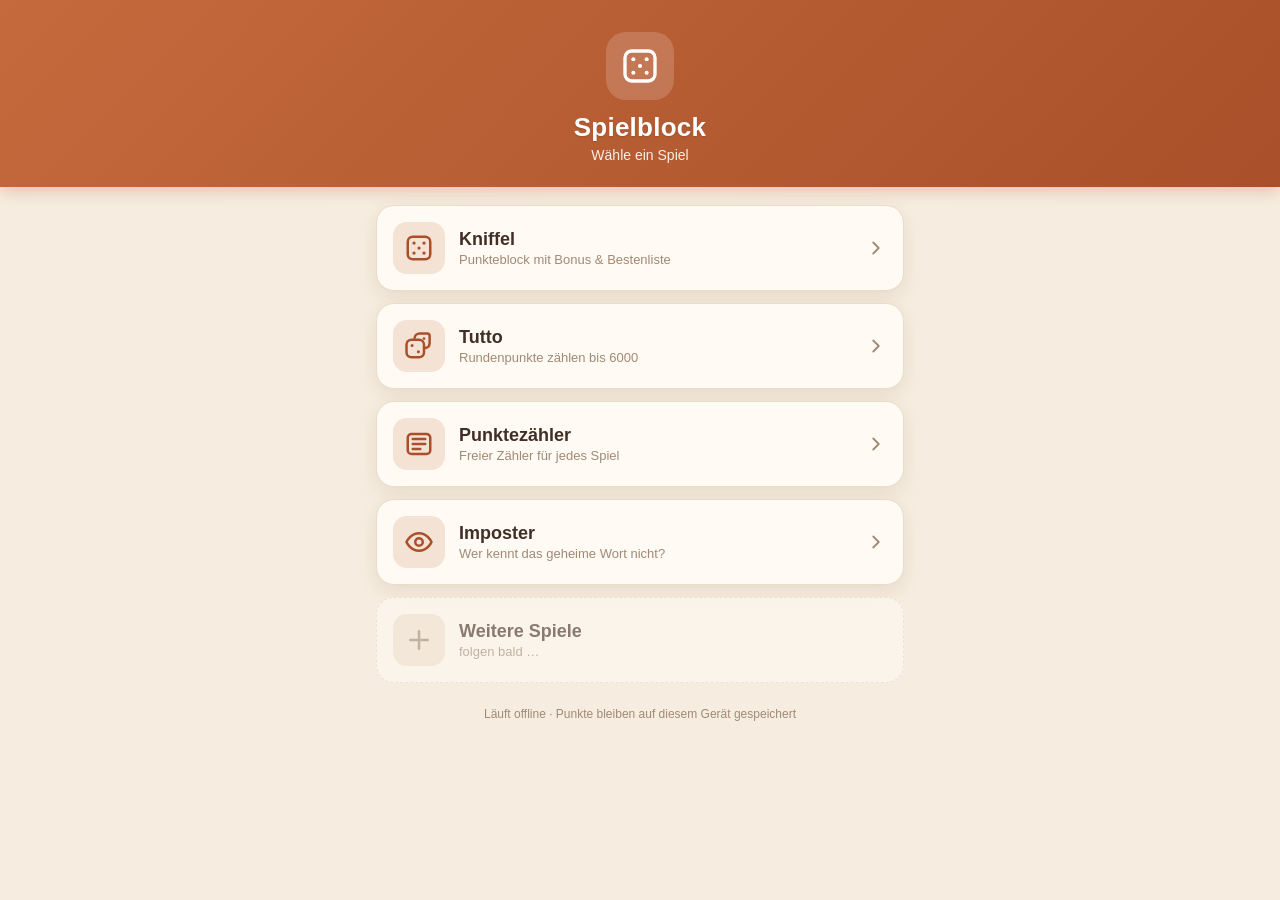
<file: index.html>
<!DOCTYPE html>
<html lang="de">
<head>
  <meta charset="UTF-8" />
  <meta name="viewport" content="width=device-width, initial-scale=1, viewport-fit=cover, maximum-scale=1, user-scalable=no" />
  <meta name="theme-color" content="#c56a3d" />
  <title>Spielblock</title>

  <link rel="manifest" href="manifest.json" />
  <meta name="apple-mobile-web-app-capable" content="yes" />
  <meta name="apple-mobile-web-app-status-bar-style" content="black-translucent" />
  <meta name="apple-mobile-web-app-title" content="Spielblock" />
  <link rel="apple-touch-icon" href="icons/icon-180.png" />
  <link rel="icon" href="icons/icon.svg" type="image/svg+xml" />

  <link rel="stylesheet" href="styles.css" />
</head>
<body>
  <header class="home-hero">
    <div class="home-hero__badge">
      <svg viewBox="0 0 24 24" fill="none" stroke="currentColor" stroke-width="2" stroke-linecap="round" stroke-linejoin="round" aria-hidden="true">
        <rect x="3" y="3" width="18" height="18" rx="4"/>
        <circle cx="8" cy="8" r="1.2" fill="currentColor" stroke="none"/>
        <circle cx="16" cy="8" r="1.2" fill="currentColor" stroke="none"/>
        <circle cx="12" cy="12" r="1.2" fill="currentColor" stroke="none"/>
        <circle cx="8" cy="16" r="1.2" fill="currentColor" stroke="none"/>
        <circle cx="16" cy="16" r="1.2" fill="currentColor" stroke="none"/>
      </svg>
    </div>
    <h1>Spielblock</h1>
    <p>Wähle ein Spiel</p>
  </header>

  <main class="home">
    <a class="game-card" href="kniffel.html">
      <span class="game-card__icon">
        <svg viewBox="0 0 24 24" fill="none" stroke="currentColor" stroke-width="2" stroke-linecap="round" stroke-linejoin="round" aria-hidden="true">
          <rect x="3" y="3" width="18" height="18" rx="4"/>
          <circle cx="8" cy="8" r="1.3" fill="currentColor" stroke="none"/>
          <circle cx="16" cy="8" r="1.3" fill="currentColor" stroke="none"/>
          <circle cx="12" cy="12" r="1.3" fill="currentColor" stroke="none"/>
          <circle cx="8" cy="16" r="1.3" fill="currentColor" stroke="none"/>
          <circle cx="16" cy="16" r="1.3" fill="currentColor" stroke="none"/>
        </svg>
      </span>
      <span class="game-card__text">
        <span class="game-card__name">Kniffel</span>
        <span class="game-card__desc">Punkteblock mit Bonus &amp; Bestenliste</span>
      </span>
      <svg class="game-card__arrow" viewBox="0 0 24 24" fill="none" stroke="currentColor" stroke-width="2" stroke-linecap="round" stroke-linejoin="round" aria-hidden="true"><path d="m9 18 6-6-6-6"/></svg>
    </a>

    <a class="game-card" href="tutto.html">
      <span class="game-card__icon">
        <svg viewBox="0 0 24 24" fill="none" stroke="currentColor" stroke-width="2" stroke-linecap="round" stroke-linejoin="round" aria-hidden="true">
          <rect x="2" y="7" width="14" height="14" rx="4"/>
          <circle cx="6.5" cy="11.5" r="1.2" fill="currentColor" stroke="none"/>
          <circle cx="11.5" cy="16.5" r="1.2" fill="currentColor" stroke="none"/>
          <path d="M8.5 5.5 A4 4 0 0 1 12.5 2 h6 A2 2 0 0 1 20.5 4 v6 a4 4 0 0 1-3 3.6"/>
          <circle cx="16" cy="6" r="1.1" fill="currentColor" stroke="none"/>
        </svg>
      </span>
      <span class="game-card__text">
        <span class="game-card__name">Tutto</span>
        <span class="game-card__desc">Rundenpunkte zählen bis 6000</span>
      </span>
      <svg class="game-card__arrow" viewBox="0 0 24 24" fill="none" stroke="currentColor" stroke-width="2" stroke-linecap="round" stroke-linejoin="round" aria-hidden="true"><path d="m9 18 6-6-6-6"/></svg>
    </a>

    <a class="game-card" href="counter.html">
      <span class="game-card__icon">
        <svg viewBox="0 0 24 24" fill="none" stroke="currentColor" stroke-width="2" stroke-linecap="round" stroke-linejoin="round" aria-hidden="true">
          <rect x="3" y="4" width="18" height="16" rx="3"/><path d="M7 8h10M7 12h10M7 16h6"/>
        </svg>
      </span>
      <span class="game-card__text">
        <span class="game-card__name">Punktezähler</span>
        <span class="game-card__desc">Freier Zähler für jedes Spiel</span>
      </span>
      <svg class="game-card__arrow" viewBox="0 0 24 24" fill="none" stroke="currentColor" stroke-width="2" stroke-linecap="round" stroke-linejoin="round" aria-hidden="true"><path d="m9 18 6-6-6-6"/></svg>
    </a>

    <a class="game-card" href="imposter.html">
      <span class="game-card__icon">
        <svg viewBox="0 0 24 24" fill="none" stroke="currentColor" stroke-width="2" stroke-linecap="round" stroke-linejoin="round" aria-hidden="true">
          <path d="M2 12s3-7 10-7 10 7 10 7-3 7-10 7S2 12 2 12Z"/><circle cx="12" cy="12" r="3"/>
        </svg>
      </span>
      <span class="game-card__text">
        <span class="game-card__name">Imposter</span>
        <span class="game-card__desc">Wer kennt das geheime Wort nicht?</span>
      </span>
      <svg class="game-card__arrow" viewBox="0 0 24 24" fill="none" stroke="currentColor" stroke-width="2" stroke-linecap="round" stroke-linejoin="round" aria-hidden="true"><path d="m9 18 6-6-6-6"/></svg>
    </a>

    <div class="game-card game-card--soon" aria-disabled="true">
      <span class="game-card__icon">
        <svg viewBox="0 0 24 24" fill="none" stroke="currentColor" stroke-width="2" stroke-linecap="round" stroke-linejoin="round" aria-hidden="true">
          <path d="M12 5v14M5 12h14"/>
        </svg>
      </span>
      <span class="game-card__text">
        <span class="game-card__name">Weitere Spiele</span>
        <span class="game-card__desc">folgen bald …</span>
      </span>
    </div>
  </main>

  <footer class="hint">Läuft offline · Punkte bleiben auf diesem Gerät gespeichert</footer>

  <script>
    if ('serviceWorker' in navigator) {
      window.addEventListener('load', () => navigator.serviceWorker.register('sw.js').catch(() => {}));
    }
  </script>
</body>
</html>
</file>
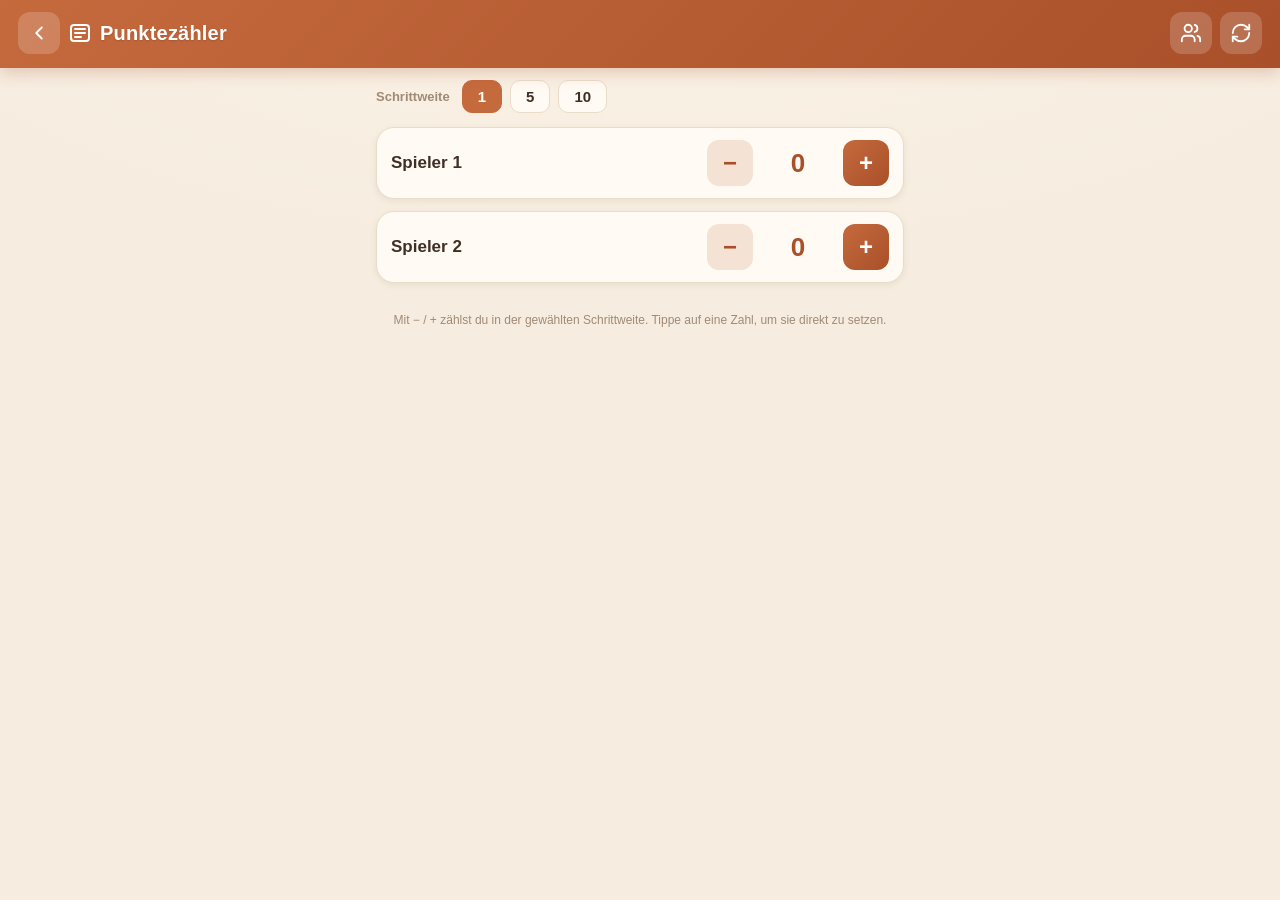
<file: counter.html>
<!DOCTYPE html>
<html lang="de">
<head>
  <meta charset="UTF-8" />
  <meta name="viewport" content="width=device-width, initial-scale=1, viewport-fit=cover, maximum-scale=1, user-scalable=no" />
  <meta name="theme-color" content="#c56a3d" />
  <title>Punktezähler</title>

  <link rel="manifest" href="manifest.json" />
  <meta name="apple-mobile-web-app-capable" content="yes" />
  <meta name="apple-mobile-web-app-status-bar-style" content="black-translucent" />
  <meta name="apple-mobile-web-app-title" content="Spielblock" />
  <link rel="apple-touch-icon" href="icons/icon-180.png" />
  <link rel="icon" href="icons/icon.svg" type="image/svg+xml" />

  <link rel="stylesheet" href="styles.css" />
</head>
<body>
  <header class="app-bar">
    <a href="index.html" class="icon-btn back-btn" title="Startseite" aria-label="Zurück zur Startseite">
      <svg viewBox="0 0 24 24" fill="none" stroke="currentColor" stroke-width="2" stroke-linecap="round" stroke-linejoin="round" aria-hidden="true"><path d="m15 18-6-6 6-6"/></svg>
    </a>
    <h1>
      <svg class="title-icon" viewBox="0 0 24 24" fill="none" stroke="currentColor" stroke-width="2" stroke-linecap="round" stroke-linejoin="round" aria-hidden="true">
        <rect x="3" y="4" width="18" height="16" rx="3"/><path d="M7 8h10M7 12h10M7 16h6"/>
      </svg>
      Punktezähler
    </h1>
    <div class="app-bar__actions">
      <button id="btn-players" class="icon-btn" title="Spieler verwalten" aria-label="Spieler verwalten">
        <svg viewBox="0 0 24 24" fill="none" stroke="currentColor" stroke-width="2" stroke-linecap="round" stroke-linejoin="round" aria-hidden="true">
          <path d="M16 21v-2a4 4 0 0 0-4-4H6a4 4 0 0 0-4 4v2"/><circle cx="9" cy="7" r="4"/>
          <path d="M22 21v-2a4 4 0 0 0-3-3.87"/><path d="M16 3.13a4 4 0 0 1 0 7.75"/>
        </svg>
      </button>
      <button id="btn-new" class="icon-btn" title="Zurücksetzen" aria-label="Punkte zurücksetzen">
        <svg viewBox="0 0 24 24" fill="none" stroke="currentColor" stroke-width="2" stroke-linecap="round" stroke-linejoin="round" aria-hidden="true">
          <path d="M3 12a9 9 0 0 1 9-9 9.75 9.75 0 0 1 6.74 2.74L21 8"/><path d="M21 3v5h-5"/>
          <path d="M21 12a9 9 0 0 1-9 9 9.75 9.75 0 0 1-6.74-2.74L3 16"/><path d="M8 16H3v5"/>
        </svg>
      </button>
    </div>
  </header>

  <div class="step-bar">
    <span class="step-bar__label">Schrittweite</span>
    <div id="step-options" class="step-bar__opts"></div>
  </div>

  <main id="board" class="counter-board"></main>

  <footer class="hint">
    Mit − / + zählst du in der gewählten Schrittweite. Tippe auf eine Zahl, um sie direkt zu setzen.
  </footer>

  <!-- Eingabe-Dialog (exakter Wert) -->
  <div id="entry-backdrop" class="backdrop" hidden>
    <div class="entry" role="dialog" aria-modal="true" aria-labelledby="entry-title">
      <div class="entry__head">
        <span id="entry-title" class="entry__title">Punkte setzen</span>
        <span id="entry-player" class="entry__player"></span>
      </div>
      <div class="entry__custom">
        <button id="entry-sign" class="btn btn-ghost entry-sign" title="Vorzeichen">±</button>
        <input id="entry-input" type="number" inputmode="numeric" placeholder="Wert" />
        <button id="entry-save" class="btn btn-primary">OK</button>
      </div>
      <div class="entry__foot">
        <button id="entry-clear" class="btn btn-ghost">Auf 0</button>
        <button id="entry-cancel" class="btn btn-ghost">Abbrechen</button>
      </div>
    </div>
  </div>

  <!-- Spieler-Dialog -->
  <div id="players-backdrop" class="backdrop" hidden>
    <div class="entry" role="dialog" aria-modal="true" aria-labelledby="players-title">
      <div class="entry__head">
        <span id="players-title" class="entry__title">Spieler</span>
      </div>
      <ul id="players-list" class="players-list"></ul>
      <div class="entry__custom">
        <input id="player-new" type="text" maxlength="12" placeholder="Neuer Spieler" />
        <button id="player-add" class="btn btn-primary">＋</button>
      </div>
      <div class="entry__foot">
        <button id="players-done" class="btn btn-primary">Fertig</button>
      </div>
    </div>
  </div>

  <script src="counter.js"></script>
</body>
</html>
</file>
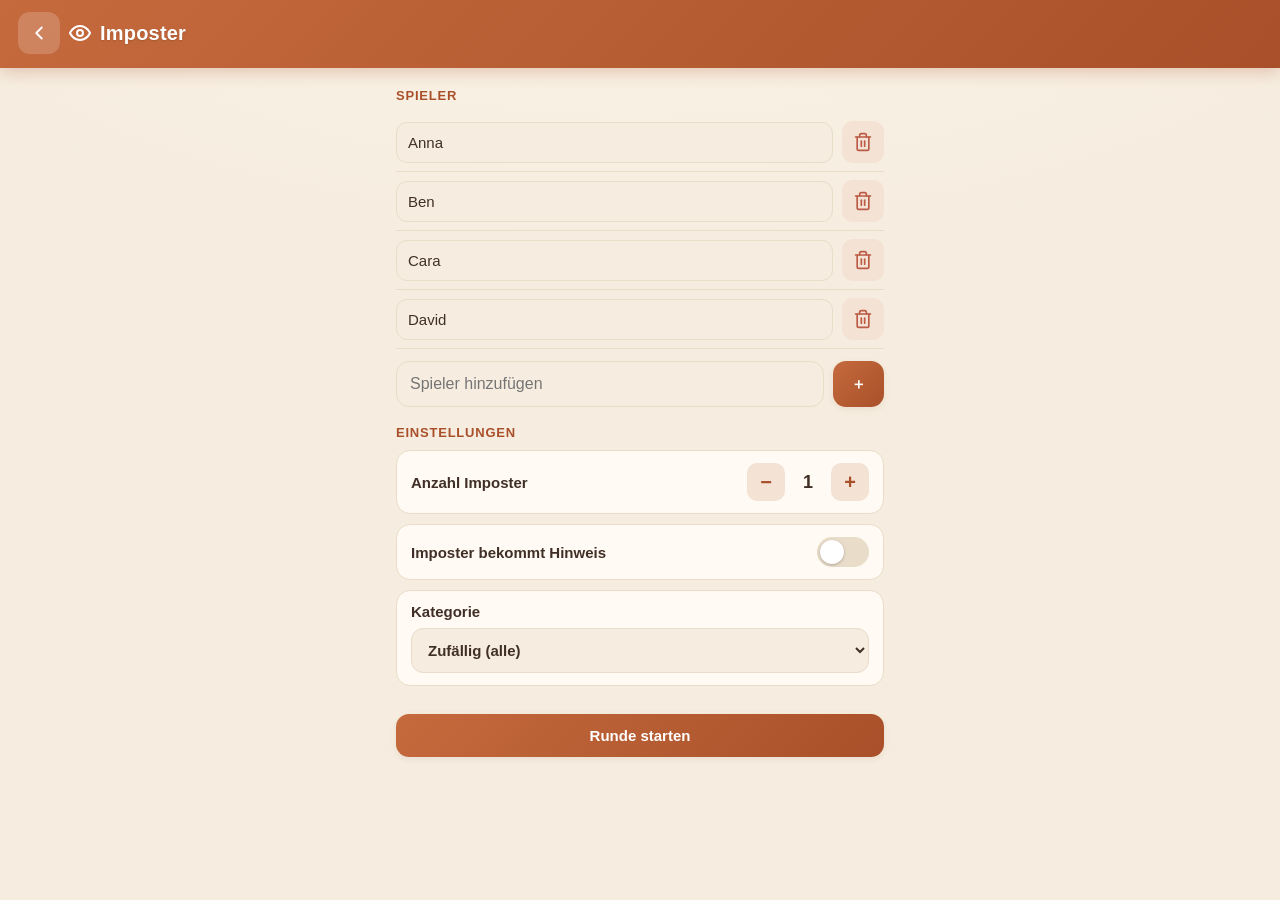
<file: imposter.html>
<!DOCTYPE html>
<html lang="de">
<head>
  <meta charset="UTF-8" />
  <meta name="viewport" content="width=device-width, initial-scale=1, viewport-fit=cover, maximum-scale=1, user-scalable=no" />
  <meta name="theme-color" content="#c56a3d" />
  <title>Imposter</title>

  <link rel="manifest" href="manifest.json" />
  <meta name="apple-mobile-web-app-capable" content="yes" />
  <meta name="apple-mobile-web-app-status-bar-style" content="black-translucent" />
  <meta name="apple-mobile-web-app-title" content="Spielblock" />
  <link rel="apple-touch-icon" href="icons/icon-180.png" />
  <link rel="icon" href="icons/icon.svg" type="image/svg+xml" />

  <link rel="stylesheet" href="styles.css" />
</head>
<body>
  <header class="app-bar">
    <a href="index.html" class="icon-btn back-btn" title="Startseite" aria-label="Zurück zur Startseite">
      <svg viewBox="0 0 24 24" fill="none" stroke="currentColor" stroke-width="2" stroke-linecap="round" stroke-linejoin="round" aria-hidden="true"><path d="m15 18-6-6 6-6"/></svg>
    </a>
    <h1>
      <svg class="title-icon" viewBox="0 0 24 24" fill="none" stroke="currentColor" stroke-width="2" stroke-linecap="round" stroke-linejoin="round" aria-hidden="true">
        <path d="M2 12s3-7 10-7 10 7 10 7-3 7-10 7S2 12 2 12Z"/><circle cx="12" cy="12" r="3"/>
      </svg>
      Imposter
    </h1>
    <div class="app-bar__actions"></div>
  </header>

  <main id="screen" class="imp-screen"></main>

  <script src="confetti.js"></script>
  <script src="imposter.js"></script>
</body>
</html>
</file>
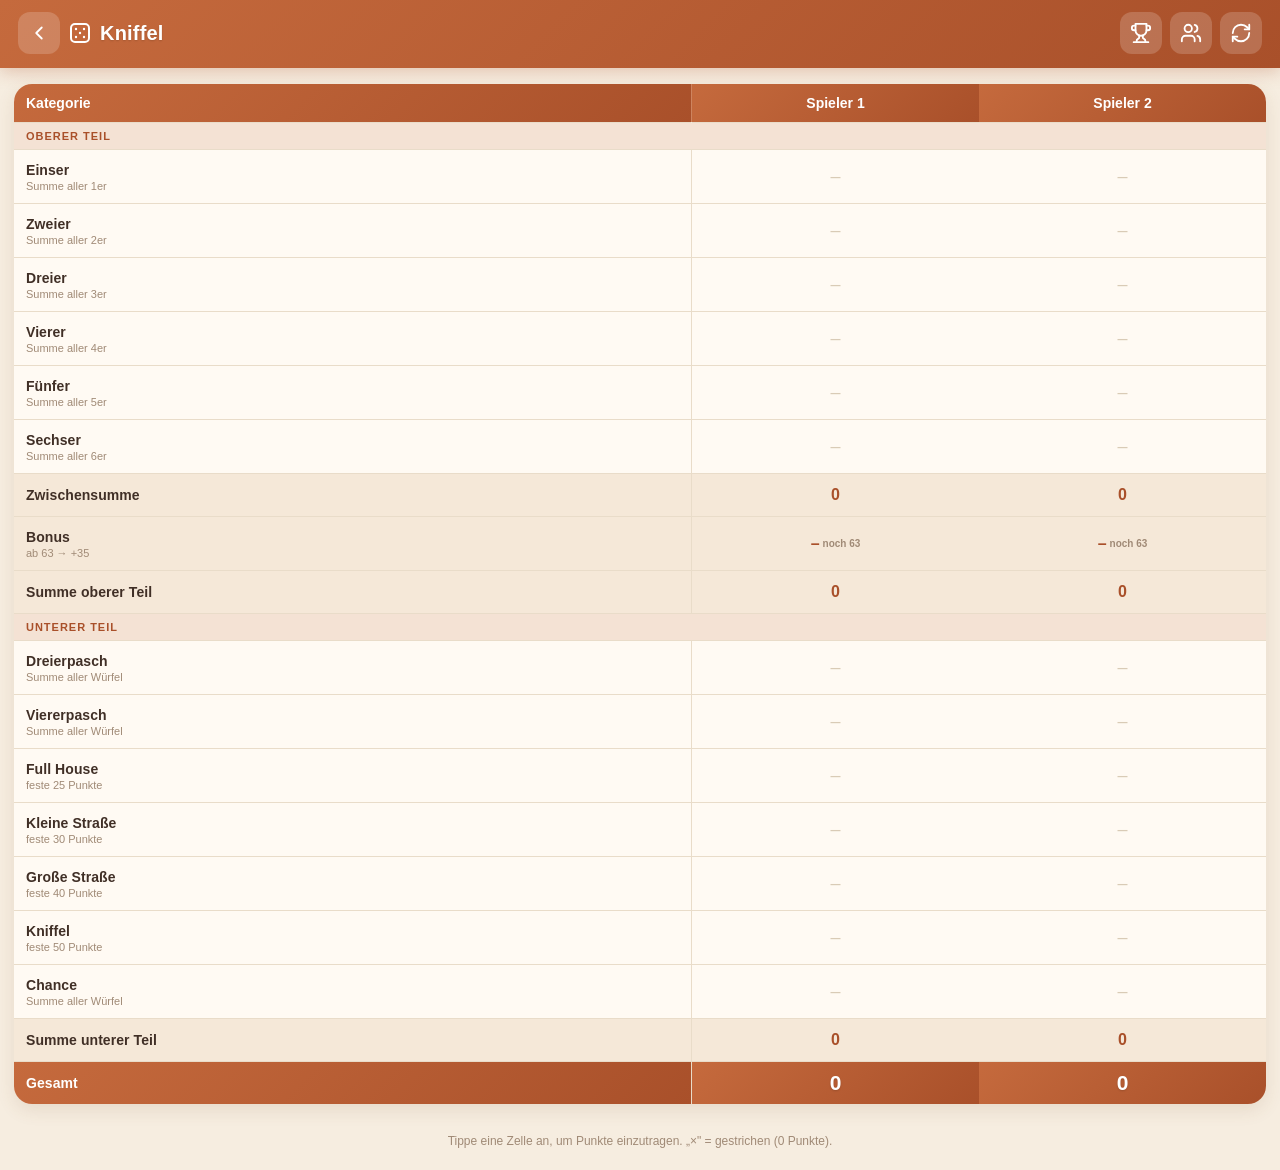
<file: kniffel.html>
<!DOCTYPE html>
<html lang="de">
<head>
  <meta charset="UTF-8" />
  <meta name="viewport" content="width=device-width, initial-scale=1, viewport-fit=cover, maximum-scale=1, user-scalable=no" />
  <meta name="theme-color" content="#c56a3d" />
  <title>Kniffel Block</title>

  <link rel="manifest" href="manifest.json" />
  <meta name="apple-mobile-web-app-capable" content="yes" />
  <meta name="apple-mobile-web-app-status-bar-style" content="black-translucent" />
  <meta name="apple-mobile-web-app-title" content="Spielblock" />
  <link rel="apple-touch-icon" href="icons/icon-180.png" />
  <link rel="icon" href="icons/icon.svg" type="image/svg+xml" />

  <link rel="stylesheet" href="styles.css" />
</head>
<body>
  <header class="app-bar">
    <a href="index.html" class="icon-btn back-btn" title="Startseite" aria-label="Zurück zur Startseite">
      <svg viewBox="0 0 24 24" fill="none" stroke="currentColor" stroke-width="2" stroke-linecap="round" stroke-linejoin="round" aria-hidden="true">
        <path d="m15 18-6-6 6-6"/>
      </svg>
    </a>
    <h1>
      <svg class="title-icon" viewBox="0 0 24 24" fill="none" stroke="currentColor" stroke-width="2" stroke-linecap="round" stroke-linejoin="round" aria-hidden="true">
        <rect x="3" y="3" width="18" height="18" rx="4"/>
        <circle cx="8" cy="8" r="1.2" fill="currentColor" stroke="none"/>
        <circle cx="16" cy="8" r="1.2" fill="currentColor" stroke="none"/>
        <circle cx="12" cy="12" r="1.2" fill="currentColor" stroke="none"/>
        <circle cx="8" cy="16" r="1.2" fill="currentColor" stroke="none"/>
        <circle cx="16" cy="16" r="1.2" fill="currentColor" stroke="none"/>
      </svg>
      Kniffel
    </h1>
    <div class="app-bar__actions">
      <button id="btn-ranking" class="icon-btn" title="Rangliste" aria-label="Rangliste">
        <svg viewBox="0 0 24 24" fill="none" stroke="currentColor" stroke-width="2" stroke-linecap="round" stroke-linejoin="round" aria-hidden="true">
          <path d="M6 9H4.5a2.5 2.5 0 0 1 0-5H6"/><path d="M18 9h1.5a2.5 2.5 0 0 0 0-5H18"/>
          <path d="M4 22h16"/><path d="M10 14.66V17c0 .55-.47.98-.97 1.21C7.85 18.75 7 20.24 7 22"/>
          <path d="M14 14.66V17c0 .55.47.98.97 1.21C16.15 18.75 17 20.24 17 22"/><path d="M18 2H6v7a6 6 0 0 0 12 0V2Z"/>
        </svg>
      </button>
      <button id="btn-players" class="icon-btn" title="Spieler verwalten" aria-label="Spieler verwalten">
        <svg viewBox="0 0 24 24" fill="none" stroke="currentColor" stroke-width="2" stroke-linecap="round" stroke-linejoin="round" aria-hidden="true">
          <path d="M16 21v-2a4 4 0 0 0-4-4H6a4 4 0 0 0-4 4v2"/><circle cx="9" cy="7" r="4"/>
          <path d="M22 21v-2a4 4 0 0 0-3-3.87"/><path d="M16 3.13a4 4 0 0 1 0 7.75"/>
        </svg>
      </button>
      <button id="btn-new" class="icon-btn" title="Neues Spiel" aria-label="Neues Spiel">
        <svg viewBox="0 0 24 24" fill="none" stroke="currentColor" stroke-width="2" stroke-linecap="round" stroke-linejoin="round" aria-hidden="true">
          <path d="M3 12a9 9 0 0 1 9-9 9.75 9.75 0 0 1 6.74 2.74L21 8"/><path d="M21 3v5h-5"/>
          <path d="M21 12a9 9 0 0 1-9 9 9.75 9.75 0 0 1-6.74-2.74L3 16"/><path d="M8 16H3v5"/>
        </svg>
      </button>
    </div>
  </header>

  <main id="sheet" class="sheet"></main>

  <footer class="hint">
    Tippe eine Zelle an, um Punkte einzutragen. „×" = gestrichen (0 Punkte).
  </footer>

  <!-- Eingabe-Dialog -->
  <div id="entry-backdrop" class="backdrop" hidden>
    <div class="entry" role="dialog" aria-modal="true" aria-labelledby="entry-title">
      <div class="entry__head">
        <span id="entry-title" class="entry__title">Kategorie</span>
        <span id="entry-player" class="entry__player"></span>
      </div>
      <div id="entry-options" class="entry__options"></div>
      <div class="entry__custom">
        <input id="entry-input" type="number" inputmode="numeric" min="0" placeholder="eigener Wert" />
        <button id="entry-save" class="btn btn-primary">OK</button>
      </div>
      <div class="entry__foot">
        <button id="entry-clear" class="btn btn-ghost">Leeren</button>
        <button id="entry-cancel" class="btn btn-ghost">Abbrechen</button>
      </div>
    </div>
  </div>

  <!-- Spieler-Dialog -->
  <div id="players-backdrop" class="backdrop" hidden>
    <div class="entry" role="dialog" aria-modal="true" aria-labelledby="players-title">
      <div class="entry__head">
        <span id="players-title" class="entry__title">Spieler</span>
      </div>
      <ul id="players-list" class="players-list"></ul>
      <div class="entry__custom">
        <input id="player-new" type="text" maxlength="12" placeholder="Neuer Spieler" />
        <button id="player-add" class="btn btn-primary">＋</button>
      </div>
      <div class="entry__foot">
        <button id="players-done" class="btn btn-primary">Fertig</button>
      </div>
    </div>
  </div>

  <!-- Rangliste-Dialog -->
  <div id="ranking-backdrop" class="backdrop" hidden>
    <div class="entry" role="dialog" aria-modal="true" aria-labelledby="ranking-title">
      <div class="entry__head">
        <span id="ranking-title" class="entry__title">
          <svg class="title-trophy" viewBox="0 0 24 24" fill="none" stroke="currentColor" stroke-width="2" stroke-linecap="round" stroke-linejoin="round" aria-hidden="true">
            <path d="M6 9H4.5a2.5 2.5 0 0 1 0-5H6"/><path d="M18 9h1.5a2.5 2.5 0 0 0 0-5H18"/>
            <path d="M4 22h16"/><path d="M10 14.66V17c0 .55-.47.98-.97 1.21C7.85 18.75 7 20.24 7 22"/>
            <path d="M14 14.66V17c0 .55.47.98.97 1.21C16.15 18.75 17 20.24 17 22"/><path d="M18 2H6v7a6 6 0 0 0 12 0V2Z"/>
          </svg>
          Rangliste
        </span>
      </div>
      <div id="ranking-body"></div>
      <div class="entry__foot">
        <button id="ranking-done" class="btn btn-primary">Schließen</button>
      </div>
    </div>
  </div>

  <script src="confetti.js"></script>
  <script src="kniffel.js"></script>
</body>
</html>
</file>
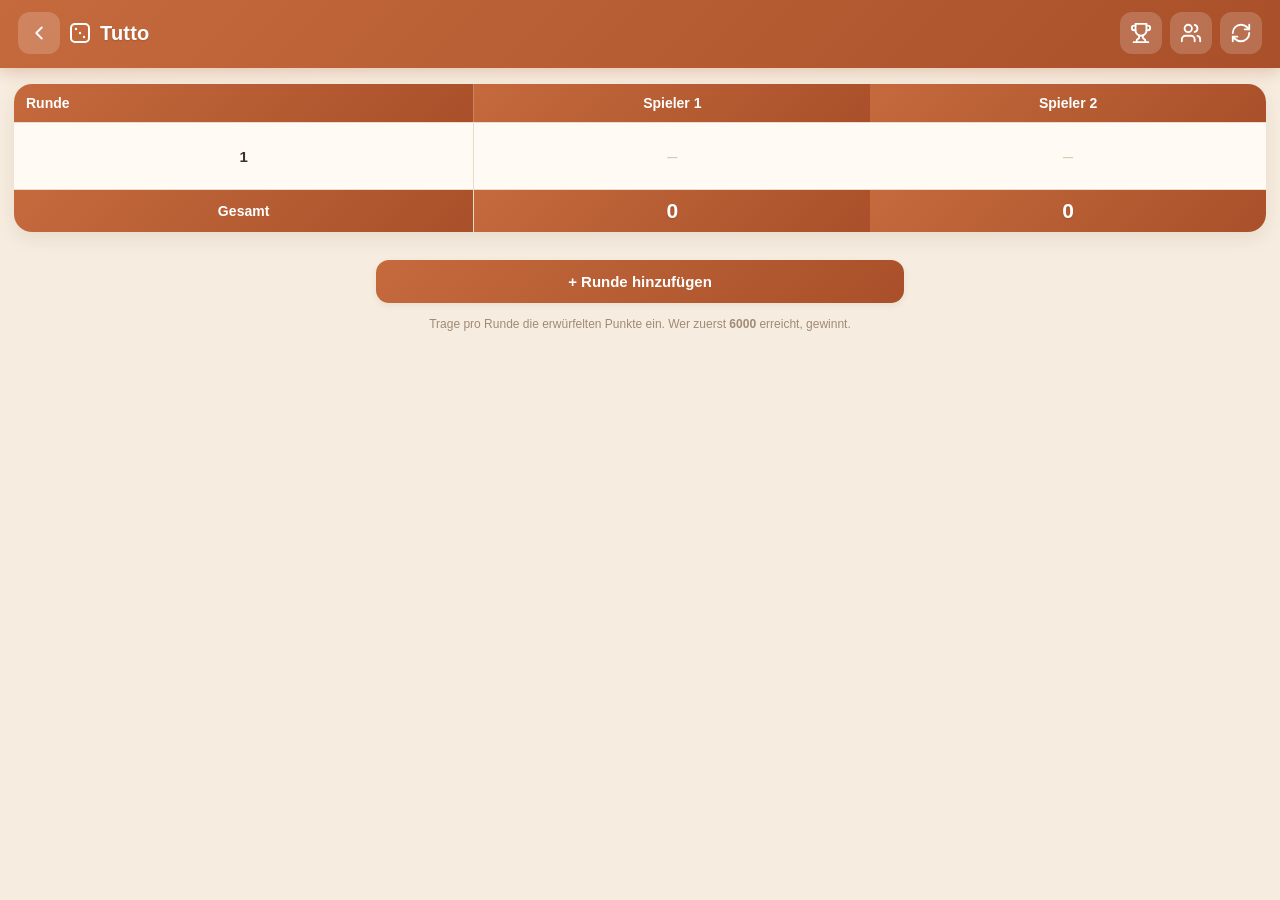
<file: tutto.html>
<!DOCTYPE html>
<html lang="de">
<head>
  <meta charset="UTF-8" />
  <meta name="viewport" content="width=device-width, initial-scale=1, viewport-fit=cover, maximum-scale=1, user-scalable=no" />
  <meta name="theme-color" content="#c56a3d" />
  <title>Tutto</title>

  <link rel="manifest" href="manifest.json" />
  <meta name="apple-mobile-web-app-capable" content="yes" />
  <meta name="apple-mobile-web-app-status-bar-style" content="black-translucent" />
  <meta name="apple-mobile-web-app-title" content="Spielblock" />
  <link rel="apple-touch-icon" href="icons/icon-180.png" />
  <link rel="icon" href="icons/icon.svg" type="image/svg+xml" />

  <link rel="stylesheet" href="styles.css" />
</head>
<body>
  <header class="app-bar">
    <a href="index.html" class="icon-btn back-btn" title="Startseite" aria-label="Zurück zur Startseite">
      <svg viewBox="0 0 24 24" fill="none" stroke="currentColor" stroke-width="2" stroke-linecap="round" stroke-linejoin="round" aria-hidden="true">
        <path d="m15 18-6-6 6-6"/>
      </svg>
    </a>
    <h1>
      <svg class="title-icon" viewBox="0 0 24 24" fill="none" stroke="currentColor" stroke-width="2" stroke-linecap="round" stroke-linejoin="round" aria-hidden="true">
        <rect x="3" y="3" width="18" height="18" rx="4"/>
        <circle cx="8" cy="8" r="1.2" fill="currentColor" stroke="none"/>
        <circle cx="16" cy="16" r="1.2" fill="currentColor" stroke="none"/>
        <circle cx="12" cy="12" r="1.2" fill="currentColor" stroke="none"/>
      </svg>
      Tutto
    </h1>
    <div class="app-bar__actions">
      <button id="btn-ranking" class="icon-btn" title="Rangliste" aria-label="Rangliste">
        <svg viewBox="0 0 24 24" fill="none" stroke="currentColor" stroke-width="2" stroke-linecap="round" stroke-linejoin="round" aria-hidden="true">
          <path d="M6 9H4.5a2.5 2.5 0 0 1 0-5H6"/><path d="M18 9h1.5a2.5 2.5 0 0 0 0-5H18"/>
          <path d="M4 22h16"/><path d="M10 14.66V17c0 .55-.47.98-.97 1.21C7.85 18.75 7 20.24 7 22"/>
          <path d="M14 14.66V17c0 .55.47.98.97 1.21C16.15 18.75 17 20.24 17 22"/><path d="M18 2H6v7a6 6 0 0 0 12 0V2Z"/>
        </svg>
      </button>
      <button id="btn-players" class="icon-btn" title="Spieler verwalten" aria-label="Spieler verwalten">
        <svg viewBox="0 0 24 24" fill="none" stroke="currentColor" stroke-width="2" stroke-linecap="round" stroke-linejoin="round" aria-hidden="true">
          <path d="M16 21v-2a4 4 0 0 0-4-4H6a4 4 0 0 0-4 4v2"/><circle cx="9" cy="7" r="4"/>
          <path d="M22 21v-2a4 4 0 0 0-3-3.87"/><path d="M16 3.13a4 4 0 0 1 0 7.75"/>
        </svg>
      </button>
      <button id="btn-new" class="icon-btn" title="Neues Spiel" aria-label="Neues Spiel">
        <svg viewBox="0 0 24 24" fill="none" stroke="currentColor" stroke-width="2" stroke-linecap="round" stroke-linejoin="round" aria-hidden="true">
          <path d="M3 12a9 9 0 0 1 9-9 9.75 9.75 0 0 1 6.74 2.74L21 8"/><path d="M21 3v5h-5"/>
          <path d="M21 12a9 9 0 0 1-9 9 9.75 9.75 0 0 1-6.74-2.74L3 16"/><path d="M8 16H3v5"/>
        </svg>
      </button>
    </div>
  </header>

  <div id="tutto-banner" class="tutto-banner" hidden></div>

  <main id="sheet" class="sheet"></main>

  <div class="sheet-actions">
    <button id="btn-add-round" class="btn btn-primary btn-wide">+ Runde hinzufügen</button>
  </div>

  <footer class="hint">
    Trage pro Runde die erwürfelten Punkte ein. Wer zuerst <strong>6000</strong> erreicht, gewinnt.
  </footer>

  <!-- Eingabe-Dialog -->
  <div id="entry-backdrop" class="backdrop" hidden>
    <div class="entry" role="dialog" aria-modal="true" aria-labelledby="entry-title">
      <div class="entry__head">
        <span id="entry-title" class="entry__title">Runde</span>
        <span id="entry-player" class="entry__player"></span>
      </div>
      <div id="entry-options" class="entry__options"></div>
      <div class="entry__custom">
        <button id="entry-sign" class="btn btn-ghost entry-sign" title="Vorzeichen">±</button>
        <input id="entry-input" type="number" inputmode="numeric" placeholder="Punkte" />
        <button id="entry-save" class="btn btn-primary">OK</button>
      </div>
      <div class="entry__foot">
        <button id="entry-clear" class="btn btn-ghost">Leeren</button>
        <button id="entry-cancel" class="btn btn-ghost">Abbrechen</button>
      </div>
    </div>
  </div>

  <!-- Spieler-Dialog -->
  <div id="players-backdrop" class="backdrop" hidden>
    <div class="entry" role="dialog" aria-modal="true" aria-labelledby="players-title">
      <div class="entry__head">
        <span id="players-title" class="entry__title">Spieler</span>
      </div>
      <ul id="players-list" class="players-list"></ul>
      <div class="entry__custom">
        <input id="player-new" type="text" maxlength="12" placeholder="Neuer Spieler" />
        <button id="player-add" class="btn btn-primary">＋</button>
      </div>
      <div class="entry__foot">
        <button id="players-done" class="btn btn-primary">Fertig</button>
      </div>
    </div>
  </div>

  <!-- Rangliste-Dialog -->
  <div id="ranking-backdrop" class="backdrop" hidden>
    <div class="entry" role="dialog" aria-modal="true" aria-labelledby="ranking-title">
      <div class="entry__head">
        <span id="ranking-title" class="entry__title">
          <svg class="title-trophy" viewBox="0 0 24 24" fill="none" stroke="currentColor" stroke-width="2" stroke-linecap="round" stroke-linejoin="round" aria-hidden="true">
            <path d="M6 9H4.5a2.5 2.5 0 0 1 0-5H6"/><path d="M18 9h1.5a2.5 2.5 0 0 0 0-5H18"/>
            <path d="M4 22h16"/><path d="M10 14.66V17c0 .55-.47.98-.97 1.21C7.85 18.75 7 20.24 7 22"/>
            <path d="M14 14.66V17c0 .55.47.98.97 1.21C16.15 18.75 17 20.24 17 22"/><path d="M18 2H6v7a6 6 0 0 0 12 0V2Z"/>
          </svg>
          Rangliste
        </span>
      </div>
      <div id="ranking-body"></div>
      <div class="entry__foot">
        <button id="ranking-done" class="btn btn-primary">Schließen</button>
      </div>
    </div>
  </div>

  <script src="tutto.js"></script>
</body>
</html>
</file>
<file: styles.css>
:root {
  /* Warm & gemütlich – Terrakotta auf Creme */
  --terra: #c56a3d;
  --terra-dark: #a9502a;
  --terra-soft: #f4e2d4;
  --cream: #f6ede0;
  --cream-2: #f0e4d3;
  --card: #fffaf3;
  --line: #e9dcc9;
  --text: #402f26;
  --muted: #a08a76;
  --gold: #d9a441;
  --danger: #bb5b46;
  --sum-bg: #f5e8d8;
  --radius: 18px;
  --shadow: 0 6px 18px rgba(120, 80, 40, .12);
  --shadow-sm: 0 2px 6px rgba(120, 80, 40, .10);
}

* { box-sizing: border-box; -webkit-tap-highlight-color: transparent; }

html, body {
  margin: 0;
  padding: 0;
  color: var(--text);
  font-family: -apple-system, BlinkMacSystemFont, "Segoe UI", Roboto, sans-serif;
  overscroll-behavior: none;
  background:
    radial-gradient(1200px 500px at 50% -10%, #fbf3e7 0%, transparent 70%),
    var(--cream);
  min-height: 100vh;
}

/* --- App bar --- */
.app-bar {
  position: sticky;
  top: 0;
  z-index: 10;
  display: flex;
  align-items: center;
  justify-content: space-between;
  gap: 8px;
  padding: calc(env(safe-area-inset-top) + 12px) 18px 14px;
  background: linear-gradient(135deg, var(--terra) 0%, var(--terra-dark) 100%);
  color: #fff;
  box-shadow: 0 4px 16px rgba(169, 80, 42, .28);
}
.app-bar h1 {
  font-size: 20px;
  margin: 0;
  font-weight: 800;
  letter-spacing: .01em;
  text-shadow: 0 1px 2px rgba(0,0,0,.15);
  display: flex;
  align-items: center;
  gap: 8px;
}
.app-bar h1 { flex: 1; }
.title-icon { width: 24px; height: 24px; flex: none; }
.icon-btn svg { width: 22px; height: 22px; display: block; margin: auto; }
.back-btn { display: flex; align-items: center; justify-content: center; text-decoration: none; flex: none; }

/* --- Startseite --- */
.home-hero {
  text-align: center;
  padding: calc(env(safe-area-inset-top) + 32px) 20px 24px;
  color: #fff;
  background: linear-gradient(135deg, var(--terra) 0%, var(--terra-dark) 100%);
  box-shadow: 0 4px 16px rgba(169, 80, 42, .28);
}
.home-hero__badge {
  width: 68px; height: 68px; margin: 0 auto 12px;
  background: rgba(255,255,255,.16); border-radius: 20px;
  display: flex; align-items: center; justify-content: center;
}
.home-hero__badge svg { width: 40px; height: 40px; }
.home-hero h1 { margin: 0; font-size: 26px; font-weight: 800; letter-spacing: .01em; text-shadow: 0 1px 2px rgba(0,0,0,.15); }
.home-hero p { margin: 4px 0 0; opacity: .9; font-size: 14px; }

.home { padding: 18px 16px; display: flex; flex-direction: column; gap: 12px; max-width: 560px; margin: 0 auto; }
.game-card {
  display: flex; align-items: center; gap: 14px;
  background: var(--card); border-radius: var(--radius);
  padding: 16px 16px; box-shadow: var(--shadow);
  text-decoration: none; color: var(--text);
  border: 1px solid var(--line);
  transition: transform .12s, box-shadow .12s;
}
.game-card:active { transform: scale(.98); box-shadow: var(--shadow-sm); }
.game-card__icon {
  width: 52px; height: 52px; flex: none;
  background: var(--terra-soft); color: var(--terra-dark);
  border-radius: 14px; display: flex; align-items: center; justify-content: center;
}
.game-card__icon svg { width: 30px; height: 30px; }
.game-card__text { flex: 1; display: flex; flex-direction: column; gap: 2px; min-width: 0; }
.game-card__name { font-size: 18px; font-weight: 800; }
.game-card__desc { font-size: 13px; color: var(--muted); }
.game-card__arrow { width: 22px; height: 22px; color: var(--muted); flex: none; }
.game-card--soon { opacity: .6; box-shadow: none; border-style: dashed; }
.game-card--soon .game-card__icon { background: var(--cream-2); color: var(--muted); }

/* --- Tutto --- */
.cat-round { min-width: 66px !important; text-align: center !important; }
.cat-round .cat-name { display: block; text-align: center; }
.tutto-banner {
  margin: 14px 14px 0; padding: 12px 16px;
  background: linear-gradient(135deg, #f6d365 0%, #d4a017 100%);
  color: #5a3a00; border-radius: 14px;
  display: flex; align-items: center; gap: 10px;
  font-size: 15px; font-weight: 700; box-shadow: var(--shadow-sm);
}
.tutto-banner[hidden] { display: none; }
.tutto-banner .ico-crown { position: static; width: 22px; height: 22px; color: #7a5000; filter: none; }
.val.reached { color: var(--gold) !important; }
tr.total .val.reached { color: #ffe9a8 !important; }

.sheet-actions { padding: 4px 16px 8px; max-width: 560px; margin: 0 auto; }
.btn-wide { width: 100%; }
.entry-sign { flex: none; border: 1.5px solid var(--line); font-size: 18px; padding: 13px 15px; }

/* round delete button (looks like the number) */
.round-num {
  border: 0; background: transparent; cursor: pointer;
  font-size: 15px; font-weight: 700; color: var(--text);
  width: 100%; height: 44px;
}
.round-num:active { background: var(--terra-soft); border-radius: 8px; }

/* --- Punktezähler --- */
.step-bar {
  display: flex; align-items: center; gap: 12px;
  padding: 12px 16px 0; max-width: 560px; margin: 0 auto;
}
.step-bar__label { font-size: 13px; color: var(--muted); font-weight: 600; }
.step-bar__opts { display: flex; gap: 8px; }
.step-opt {
  border: 1.5px solid var(--line); background: var(--card);
  border-radius: 10px; padding: 7px 15px; font-size: 15px; font-weight: 700;
  color: var(--text); cursor: pointer; transition: transform .1s;
}
.step-opt:active { transform: scale(.94); }
.step-opt.active { background: var(--terra); border-color: var(--terra); color: #fff; }

.counter-board {
  padding: 14px 16px 24px; max-width: 560px; margin: 0 auto;
  display: flex; flex-direction: column; gap: 12px;
}
.counter-card {
  display: flex; align-items: center; gap: 12px;
  background: var(--card); border: 1px solid var(--line);
  border-radius: var(--radius); box-shadow: var(--shadow-sm);
  padding: 12px 14px;
}
.counter-card__name {
  flex: 1; min-width: 0; font-size: 17px; font-weight: 800;
  white-space: nowrap; overflow: hidden; text-overflow: ellipsis;
  position: relative; padding-right: 20px;
}
.counter-card__name .ico-crown { position: static; display: inline-block; vertical-align: middle; margin-left: 4px; width: 16px; height: 16px; }
.counter-card__score {
  border: 0; background: transparent; cursor: pointer;
  min-width: 66px; text-align: center;
  font-size: 26px; font-weight: 800; color: var(--terra-dark);
  font-variant-numeric: tabular-nums;
}
.counter-card__score:active { background: var(--terra-soft); border-radius: 10px; }
.counter-btn {
  flex: none; width: 46px; height: 46px; border-radius: 12px;
  border: 0; font-size: 24px; font-weight: 700; cursor: pointer;
  transition: transform .1s, filter .12s;
}
.counter-btn:active { transform: scale(.92); }
.counter-btn.plus { background: linear-gradient(135deg, var(--terra) 0%, var(--terra-dark) 100%); color: #fff; }
.counter-btn.minus { background: var(--terra-soft); color: var(--terra-dark); }

/* --- Imposter --- */
.imp-screen { padding: 16px; max-width: 520px; margin: 0 auto; }
.imp-h { font-size: 13px; font-weight: 800; color: var(--terra-dark); text-transform: uppercase; letter-spacing: .06em; margin: 18px 0 10px; }
.imp-h:first-child { margin-top: 4px; }
.imp-center { text-align: center; }
.imp-note { text-align: center; color: var(--muted); font-size: 13px; margin: 10px 0 0; }

.imp-setup .players-list { margin: 0 0 12px; }
.imp-row {
  display: flex; align-items: center; justify-content: space-between; gap: 12px;
  background: var(--card); border: 1px solid var(--line); border-radius: 14px;
  padding: 12px 14px; margin-bottom: 10px; font-weight: 600; font-size: 15px;
}
.imp-row--col { flex-direction: column; align-items: stretch; gap: 8px; }
.imp-stepper { display: flex; align-items: center; gap: 12px; }
.stepper-btn {
  width: 38px; height: 38px; border-radius: 10px; border: 0; cursor: pointer;
  background: var(--terra-soft); color: var(--terra-dark); font-size: 20px; font-weight: 700;
}
.stepper-btn:active { transform: scale(.92); }
.stepper-val { min-width: 22px; text-align: center; font-size: 18px; font-weight: 800; }
.imp-select {
  border: 1.5px solid var(--line); border-radius: 12px; padding: 12px; font-size: 15px;
  background: var(--cream); color: var(--text); font-weight: 600;
}
.toggle {
  width: 52px; height: 30px; border-radius: 999px; border: 0; cursor: pointer;
  background: var(--line); position: relative; transition: background .18s; flex: none;
}
.toggle.on { background: var(--terra); }
.toggle__knob {
  position: absolute; top: 3px; left: 3px; width: 24px; height: 24px; border-radius: 50%;
  background: #fff; box-shadow: 0 1px 3px rgba(0,0,0,.25); transition: transform .18s;
}
.toggle.on .toggle__knob { transform: translateX(22px); }
.imp-start { margin-top: 18px; }
.imp-start:disabled { opacity: .5; }

/* Reveal / Cover */
.imp-cover, .imp-discuss, .imp-result { text-align: center; padding: 24px 4px; }
.imp-cover__eye, .imp-discuss .imp-cover__eye {
  width: 76px; height: 76px; margin: 8px auto 16px; border-radius: 22px;
  background: var(--terra-soft); color: var(--terra-dark);
  display: flex; align-items: center; justify-content: center;
}
.imp-cover__eye svg { width: 42px; height: 42px; }
.imp-cover__pass { color: var(--muted); margin: 0; font-size: 15px; }
.imp-cover__name { font-size: 30px; font-weight: 800; margin: 4px 0 24px; }

.imp-reveal { text-align: center; padding: 16px 4px; }
.imp-reveal__name { color: var(--muted); font-weight: 700; font-size: 15px; margin: 6px 0 12px; }
.imp-card {
  background: var(--card); border: 1px solid var(--line); border-radius: 20px;
  padding: 30px 20px; box-shadow: var(--shadow); margin-bottom: 22px;
}
.imp-card__label { color: var(--muted); font-size: 14px; font-weight: 600; margin-bottom: 8px; }
.imp-card__word { font-size: 38px; font-weight: 800; color: var(--terra-dark); line-height: 1.1; }
.imp-card__cat { margin-top: 12px; display: inline-block; font-size: 13px; font-weight: 700;
  color: var(--terra-dark); background: var(--terra-soft); padding: 4px 12px; border-radius: 999px; }
.imp-card--imp { background: linear-gradient(135deg, #3a2e26 0%, #26201b 100%); border: 0; }
.imp-card--imp .imp-card__role {
  display: flex; align-items: center; justify-content: center; gap: 10px;
  font-size: 26px; font-weight: 800; color: #f6d365;
}
.imp-card--imp .imp-card__role svg { width: 30px; height: 30px; }
.imp-card--imp .imp-card__hint { margin-top: 14px; color: #e8ded2; font-size: 16px; line-height: 1.5; }
.imp-card--imp .imp-card__hint strong { color: #fff; }

.imp-discuss__text { color: var(--text); font-size: 16px; line-height: 1.6; margin: 8px 16px 20px; }
.imp-starter {
  background: var(--terra-soft); color: var(--terra-dark); border-radius: 14px;
  padding: 12px; margin-bottom: 20px; font-size: 16px;
}
.imp-starter strong { font-size: 18px; }
.imp-result__imp { margin: 4px 0 22px; font-size: 16px; }
.imp-result__label { display: block; color: var(--muted); font-size: 14px; margin-bottom: 4px; }
.imp-result__imp strong { font-size: 24px; color: var(--danger); }
.imp-reveal .btn, .imp-cover .btn, .imp-discuss .btn, .imp-result .btn { margin-top: 4px; }
.imp-discuss .btn + .btn, .imp-result .btn + .btn { margin-top: 8px; }

/* Abstimmung: Auswahl */
.imp-vote-list { display: flex; flex-direction: column; gap: 10px; margin-top: 14px; }
.vote-option {
  border: 1.5px solid var(--line); background: var(--card);
  border-radius: 14px; padding: 16px; font-size: 17px; font-weight: 700;
  color: var(--text); cursor: pointer; transition: transform .1s, background .12s, border-color .12s;
}
.vote-option:active { background: var(--terra-soft); border-color: var(--terra); transform: scale(.98); }

/* Auflösung: Stimmen-Balken */
.imp-tally { display: flex; flex-direction: column; gap: 8px; margin-bottom: 14px; }
.tally-row { display: flex; align-items: center; gap: 10px; }
.tally-name { flex: 0 0 34%; font-weight: 700; font-size: 14px; display: flex; align-items: center; gap: 4px; }
.tally-name svg { width: 14px; height: 14px; color: var(--terra-dark); }
.tally-row.top .tally-name { color: var(--terra-dark); }
.tally-bar { flex: 1; height: 12px; background: var(--cream-2); border-radius: 6px; overflow: hidden; }
.tally-bar > span { display: block; height: 100%; background: var(--line); border-radius: 6px; transition: width .3s; }
.tally-row.top .tally-bar > span { background: linear-gradient(90deg, var(--terra), var(--terra-dark)); }
.tally-count { flex: none; min-width: 18px; text-align: right; font-weight: 800; font-size: 15px; }
.verdict-box { margin-bottom: 18px; }
.verdict { display: block; text-align: center; font-weight: 700; font-size: 15px; padding: 12px; border-radius: 14px; }
.verdict.win { background: #e6f2e6; color: #2f7a3a; }
.verdict.lose { background: #f7e5e0; color: var(--danger); }
.verdict.tie { background: var(--cream-2); color: var(--muted); }
.app-bar__actions { display: flex; gap: 8px; }
.icon-btn {
  border: 0;
  background: rgba(255,255,255,.18);
  color: #fff;
  font-size: 18px;
  width: 42px; height: 42px;
  border-radius: 12px;
  cursor: pointer;
  transition: background .15s, transform .1s;
}
.icon-btn:active { background: rgba(255,255,255,.32); transform: scale(.94); }

/* --- Sheet / table --- */
.sheet {
  padding: 16px 14px;
  padding-bottom: 24px;
  overflow-x: auto;
}
table.score {
  width: 100%;
  border-collapse: separate;
  border-spacing: 0;
  background: var(--card);
  border-radius: var(--radius);
  box-shadow: var(--shadow);
  overflow: hidden;
}
table.score th, table.score td {
  border-bottom: 1px solid var(--line);
  text-align: center;
  padding: 0;
}
table.score tbody tr:last-child td { border-bottom: 0; }

/* Category name column */
.cat {
  text-align: left !important;
  padding: 11px 12px !important;
  position: sticky;
  left: 0;
  background: var(--card);
  z-index: 2;
  min-width: 138px;
  border-right: 1px solid var(--line);
}
.cat small { display: block; color: var(--muted); font-weight: 500; font-size: 11px; margin-top: 1px; }
.cat .cat-name { font-weight: 700; font-size: 14px; letter-spacing: .005em; }

thead th {
  background: linear-gradient(135deg, var(--terra) 0%, var(--terra-dark) 100%);
  color: #fff;
  padding: 13px 8px;
  font-size: 14px;
  font-weight: 700;
}
thead th.cat {
  background: linear-gradient(135deg, var(--terra) 0%, var(--terra-dark) 100%);
  color: #fff;
  border-right-color: rgba(255,255,255,.18);
}

/* Section header rows */
tr.section td {
  background: var(--terra-soft);
  color: var(--terra-dark);
  font-weight: 800;
  text-align: left;
  padding: 7px 12px;
  font-size: 11px;
  letter-spacing: .09em;
  text-transform: uppercase;
  position: sticky;
  left: 0;
}

/* Score cells (tap targets) */
td.cell { min-width: 66px; height: 48px; }
.cell-btn {
  width: 100%;
  height: 48px;
  border: 0;
  background: transparent;
  font-size: 18px;
  font-weight: 700;
  color: var(--text);
  cursor: pointer;
  transition: background .12s;
}
.cell-btn.empty { color: #d9cbb6; font-weight: 400; }
.cell-btn.struck { color: var(--danger); }
.cell-btn:active { background: var(--terra-soft); }

/* Computed rows */
tr.computed td { background: var(--sum-bg); }
tr.computed .cat { background: var(--sum-bg); }
tr.computed .cat .cat-name { font-weight: 800; }
tr.computed .val { font-weight: 800; color: var(--terra-dark); }
tr.bonus .hint-badge {
  display:inline-block; font-size: 10px; color: var(--muted); margin-left: 3px;
}
tr.total td { background: linear-gradient(135deg, var(--terra) 0%, var(--terra-dark) 100%); }
tr.total .cat { background: linear-gradient(135deg, var(--terra) 0%, var(--terra-dark) 100%); }
tr.total .cat .cat-name, tr.total .val { color: #fff; }
tr.total .val { font-size: 21px; font-weight: 800; text-shadow: 0 1px 2px rgba(0,0,0,.15); }

.val { display:flex; align-items:center; justify-content:center; height:42px; font-size: 16px; }

/* winner highlight */
th.winner { position: relative; box-shadow: inset 0 -3px 0 var(--gold); }
.ico-crown {
  position: absolute;
  top: 3px; right: 6px;
  width: 16px; height: 16px;
  color: var(--gold);
  filter: drop-shadow(0 1px 1px rgba(0,0,0,.25));
}

.hint {
  text-align: center;
  color: var(--muted);
  font-size: 12px;
  padding: 4px 20px calc(env(safe-area-inset-bottom) + 20px);
  line-height: 1.5;
}

/* --- Dialogs --- */
.backdrop {
  position: fixed;
  inset: 0;
  background: rgba(64, 47, 38, .5);
  backdrop-filter: blur(3px);
  -webkit-backdrop-filter: blur(3px);
  display: flex;
  align-items: flex-end;
  justify-content: center;
  z-index: 50;
}
.backdrop[hidden] { display: none; }
.entry {
  background: var(--card);
  width: 100%;
  max-width: 460px;
  border-radius: 24px 24px 0 0;
  padding: 20px 18px calc(env(safe-area-inset-bottom) + 18px);
  box-shadow: 0 -6px 28px rgba(64,47,38,.28);
  animation: slideup .2s cubic-bezier(.2,.8,.2,1);
}
.entry::before {
  content: "";
  display: block;
  width: 44px; height: 5px;
  background: var(--line);
  border-radius: 3px;
  margin: -6px auto 14px;
}
@keyframes slideup { from { transform: translateY(100%);} to { transform: translateY(0);} }
.entry__head { display:flex; justify-content:space-between; align-items:baseline; margin-bottom: 4px; }
.entry__title { font-size: 18px; font-weight: 800; display: inline-flex; align-items: center; gap: 8px; }
.title-trophy { width: 22px; height: 22px; color: var(--terra); flex: none; }
.players-list .del svg { width: 20px; height: 20px; display: block; margin: auto; }
.entry__player {
  color: var(--terra-dark); font-size: 13px; font-weight: 700;
  background: var(--terra-soft); padding: 3px 10px; border-radius: 999px;
}
.entry__options {
  display: grid;
  grid-template-columns: repeat(auto-fill, minmax(64px, 1fr));
  gap: 9px;
  margin: 14px 0;
}
.opt {
  border: 1.5px solid var(--line);
  background: var(--cream);
  border-radius: 13px;
  padding: 14px 4px;
  font-size: 17px;
  font-weight: 700;
  color: var(--text);
  cursor: pointer;
  transition: transform .1s, background .12s, border-color .12s;
}
.opt:active { background: var(--terra-soft); border-color: var(--terra); transform: scale(.95); }
.opt.strike { color: var(--danger); border-color: #eccdc5; }
.entry__custom { display:flex; gap: 9px; margin: 8px 0; }
.entry__custom input {
  flex: 1;
  border: 1.5px solid var(--line);
  border-radius: 13px;
  padding: 13px;
  font-size: 16px;
  background: var(--cream);
  color: var(--text);
}
.entry__custom input:focus { outline: none; border-color: var(--terra); background: #fff; }
.entry__foot { display:flex; justify-content:space-between; gap: 8px; margin-top: 10px; }
.btn {
  border: 0;
  border-radius: 13px;
  padding: 13px 18px;
  font-size: 15px;
  font-weight: 700;
  cursor: pointer;
  transition: transform .1s, filter .12s;
}
.btn:active { transform: scale(.96); }
.btn-primary { background: linear-gradient(135deg, var(--terra) 0%, var(--terra-dark) 100%); color: #fff; box-shadow: var(--shadow-sm); }
.btn-primary:active { filter: brightness(.95); }
.btn-ghost { background: transparent; color: var(--muted); }

/* ranking */
.rank-section { margin: 14px 0 4px; }
.rank-h {
  font-size: 13px; font-weight: 800; color: var(--terra-dark);
  text-transform: uppercase; letter-spacing: .06em;
  margin: 0 0 8px; display: flex; align-items: center; gap: 8px;
}
.rank-h small { font-weight: 600; text-transform: none; letter-spacing: 0; color: var(--muted); font-size: 12px; }
.rank-badge {
  font-size: 10px; font-weight: 800; color: #fff; background: var(--gold);
  padding: 2px 8px; border-radius: 999px; letter-spacing: .04em;
}
.rank-list {
  background: var(--cream); border-radius: 14px; overflow: hidden;
  border: 1px solid var(--line);
}
.rank-row {
  display: flex; align-items: center; gap: 12px;
  padding: 11px 14px; border-bottom: 1px solid var(--line);
}
.rank-row:last-child { border-bottom: 0; }
.rank-pos {
  min-width: 32px; display: flex; justify-content: center;
}
.medal {
  display: inline-flex; align-items: center; justify-content: center;
  width: 30px; height: 30px; border-radius: 50%;
  font-size: 13px; font-weight: 800; color: #fff;
  box-shadow: inset 0 1px 1px rgba(255,255,255,.5), 0 1px 2px rgba(120,80,40,.25);
}
.medal-1 { background: linear-gradient(135deg, #f6d365 0%, #d4a017 100%); }
.medal-2 { background: linear-gradient(135deg, #e2e6ea 0%, #a9b2bd 100%); color: #5a6270; }
.medal-3 { background: linear-gradient(135deg, #e6ac7d 0%, #b06a3b 100%); }
.medal-n { background: var(--terra-soft); color: var(--terra-dark); box-shadow: none; font-weight: 700; }
.rank-name { flex: 1; font-weight: 700; font-size: 15px; }
.rank-name small { display: block; font-weight: 500; font-size: 11px; color: var(--muted); margin-top: 1px; }
.rank-score { font-weight: 800; font-size: 18px; color: var(--terra-dark); }
.rank-empty { color: var(--muted); font-size: 14px; text-align: center; padding: 14px; margin: 0; line-height: 1.5; }
.rank-record { width: 100%; margin-top: 10px; }
.rank-clear { width: 100%; margin-top: 6px; font-size: 13px; }

/* players list */
.players-list { list-style: none; margin: 14px 0; padding: 0; }
.players-list li {
  display:flex; align-items:center; gap: 9px;
  padding: 8px 0; border-bottom: 1px solid var(--line);
}
.players-list input {
  flex: 1; border: 1.5px solid var(--line); border-radius: 11px; padding: 11px; font-size: 15px;
  background: var(--cream); color: var(--text);
}
.players-list input:focus { outline: none; border-color: var(--terra); background: #fff; }
.players-list .del {
  border:0; background: var(--terra-soft); color: var(--danger);
  width: 42px; height: 42px; border-radius: 11px; font-size: 18px; cursor: pointer;
  transition: transform .1s;
}
.players-list .del:active { transform: scale(.92); }
</file>
